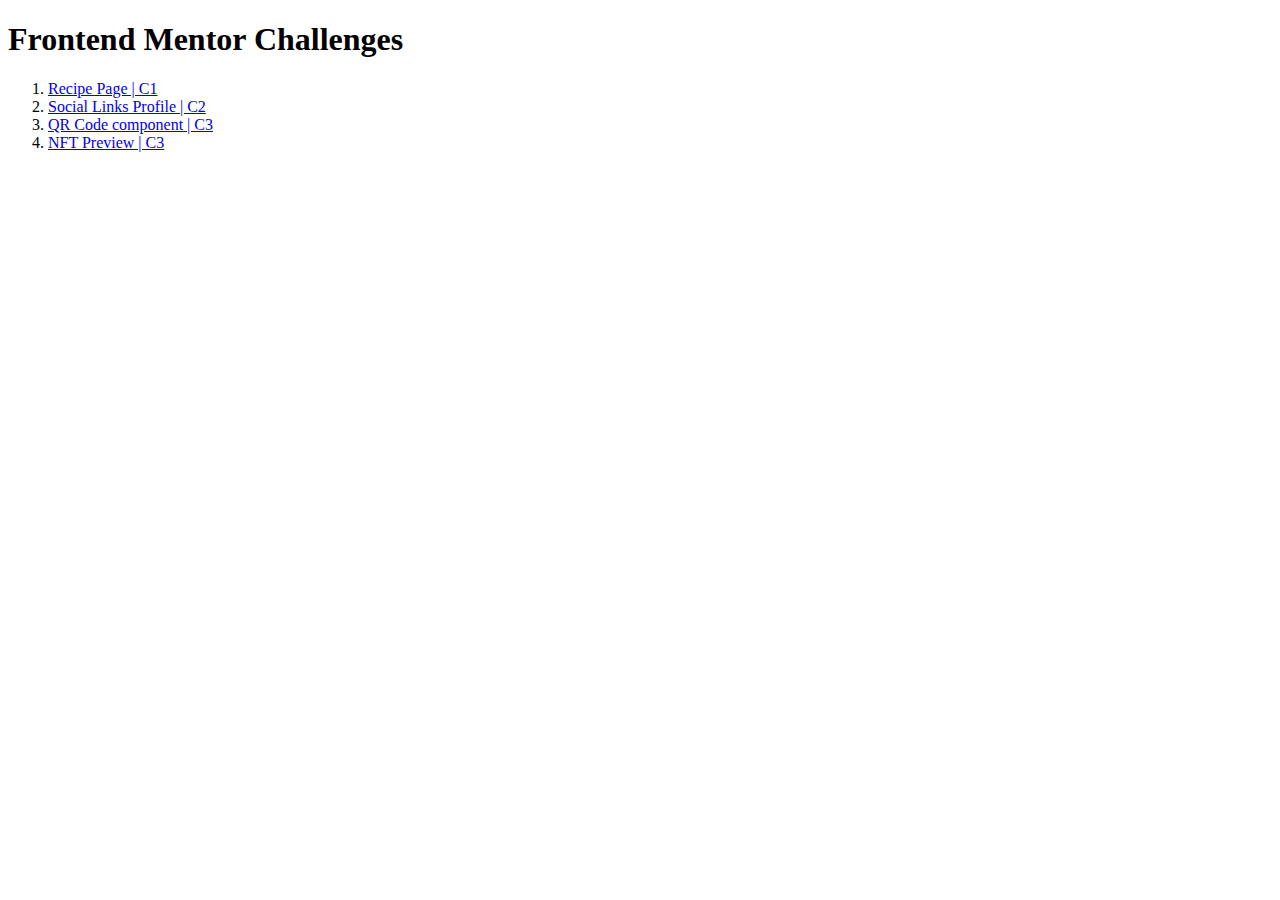
<file: index.html>
<!DOCTYPE html>
<html lang="en">
<head>
    <meta charset="UTF-8">
    <meta name="viewport" content="width=device-width, initial-scale=1.0">
    <title>Frontend Mentor</title>
</head>
<body>
    <h1>Frontend Mentor Challenges</h1>
    <ol>
        <li><a href="./recipe-page-main/index.html">Recipe Page | C1</a></li>
        <li><a href="./social-links-profile-main/index.html">Social Links Profile | C2</a></li>
        <li><a href="./qr-code-component-main/index.html">QR Code component | C3</a></li>
        <li><a href="./nft-preview-card-component-main/index.html">NFT Preview | C3</a></li>
    </ol>
</body>
</html>
</file>
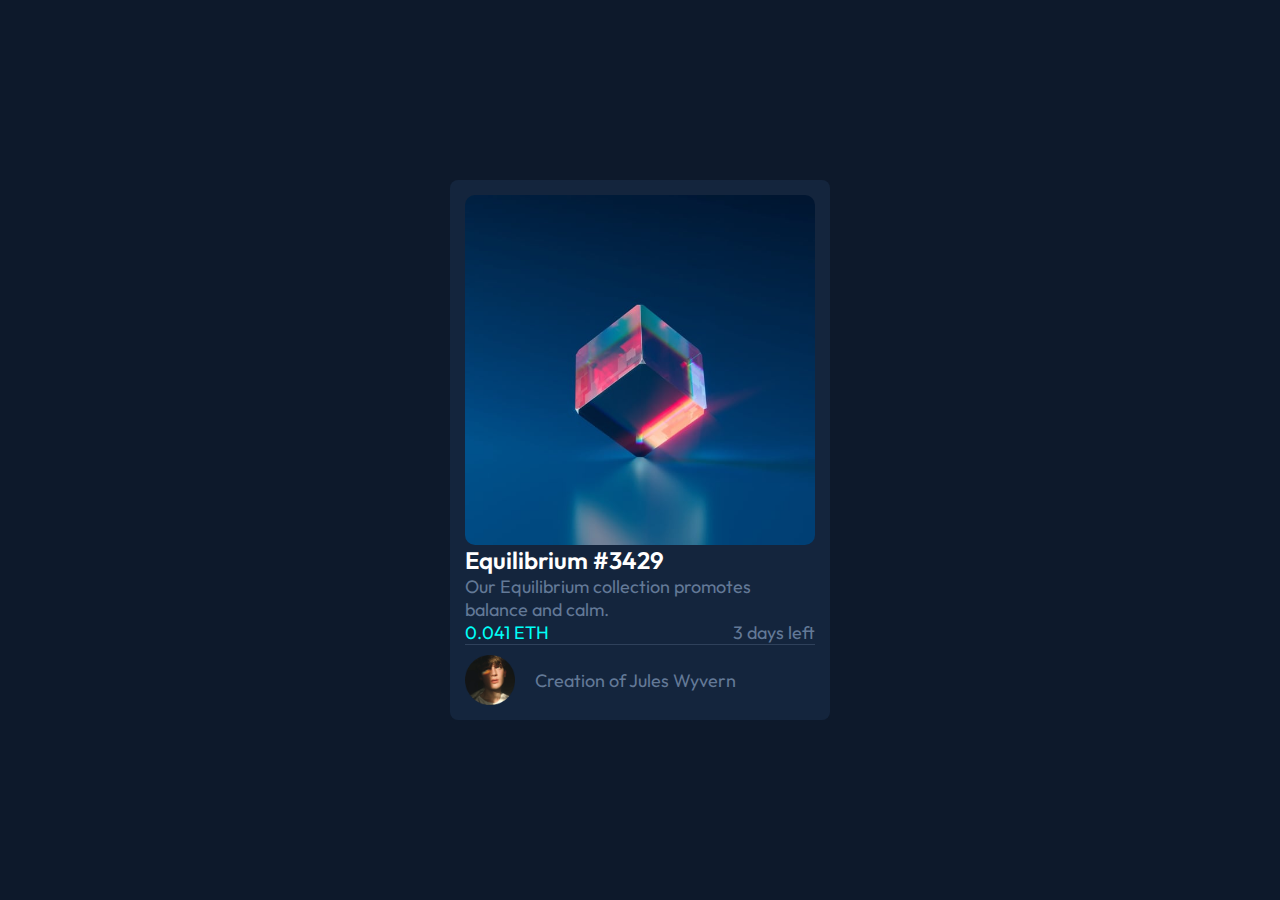
<file: nft-preview-card-component-main/index.html>
<!DOCTYPE html>
<html lang="en">

<head>
  <meta charset="UTF-8">
  <meta name="viewport" content="width=device-width, initial-scale=1.0">
  <link rel="icon" type="image/png" sizes="32x32" href="./images/favicon-32x32.png">
  <title>Frontend Mentor | NFT preview card component</title>
  <link rel="stylesheet" href="./style.css">
</head>

<body>


  <div class="container">
    <div class="image-container">
      <img src="./images/image-equilibrium.jpg" alt="Image Equilibrium">
    </div>
    <div class="main-text">
      <h2>Equilibrium #3429</h2>
      <p>Our Equilibrium collection promotes balance and calm.</p>
    </div>

    <div class="coin-time">
      <span>0.041 ETH</span>
      <span>3 days left</span>
    </div>
    <div class="creator">
      <img src="./images/image-avatar.png" alt="Creator_image">
      <div class="c-text">
        <span>Creation of</span>
        <span>Jules Wyvern</span>
      </div>
    </div>
  </div>

</body>

</html>
</file>
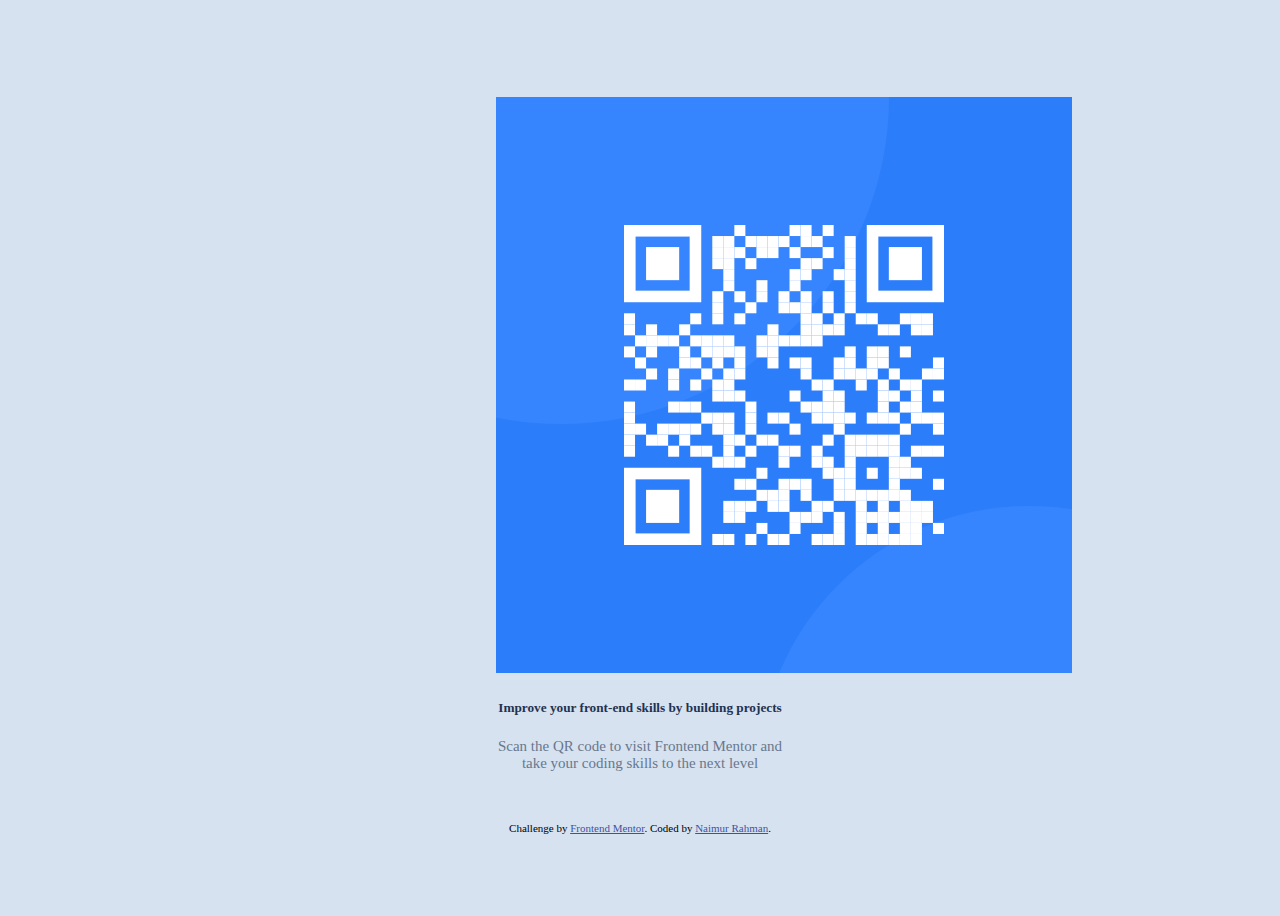
<file: qr-code-component-main/index.html>
<!DOCTYPE html>
<html lang="en">

<head>
  <meta charset="UTF-8">
  <meta name="viewport" content="width=device-width, initial-scale=1.0">
  <link rel="icon" type="image/png" sizes="32x32" href="./images/favicon-32x32.png">

  <title>Frontend Mentor | QR code component</title>
  <link href="https://cdn.jsdelivr.net/npm/bootstrap@5.3.8/dist/css/bootstrap.min.css" rel="stylesheet"
    integrity="sha384-sRIl4kxILFvY47J16cr9ZwB07vP4J8+LH7qKQnuqkuIAvNWLzeN8tE5YBujZqJLB" crossorigin="anonymous">

  <style>
      body {
      background-color: hsl(212, 45%, 89%);
    }
    
    .container {
      display: flex;
      flex-direction: column;
      justify-content: center;
      align-items: center;
      height: 100vh;
      
    }
    
    .card {
      border-radius: 10px;
      padding: 15px;
    }

    .card-title {
      font-weight: 900;
      color: hsl(218, 44%, 22%);
    }

    .card-body { 
      text-align: center;
    }
    
    .card-text {
      font-weight: 500;
      color: hsl(216, 15%, 48%);
      font-size: 15px;
    }

    .attribution {
      font-size: 11px;
      text-align: center;
      margin-top: 20px;
    }

    .attribution a {
      color: hsl(228, 45%, 44%);
    }
  </style>
</head>

<body>

  <div class="container">
    <div class="card" style="width: 18rem;">
      <img src="./images/image-qr-code.png" class="card-img-top" alt="QR Code">
      <div class="card-body">
        <h5 class="card-title">Improve your front-end skills by building projects</h5>
        <p class="card-text">Scan the QR code to visit Frontend Mentor and take your coding skills to the next level</p>
      </div>
    </div>
    <div class="attribution">
      Challenge by <a href="https://www.frontendmentor.io?ref=challenge" target="_blank">Frontend Mentor</a>.
      Coded by <a href="#">Naimur Rahman</a>.
    </div>
  </div>
</body>

</html>
</file>
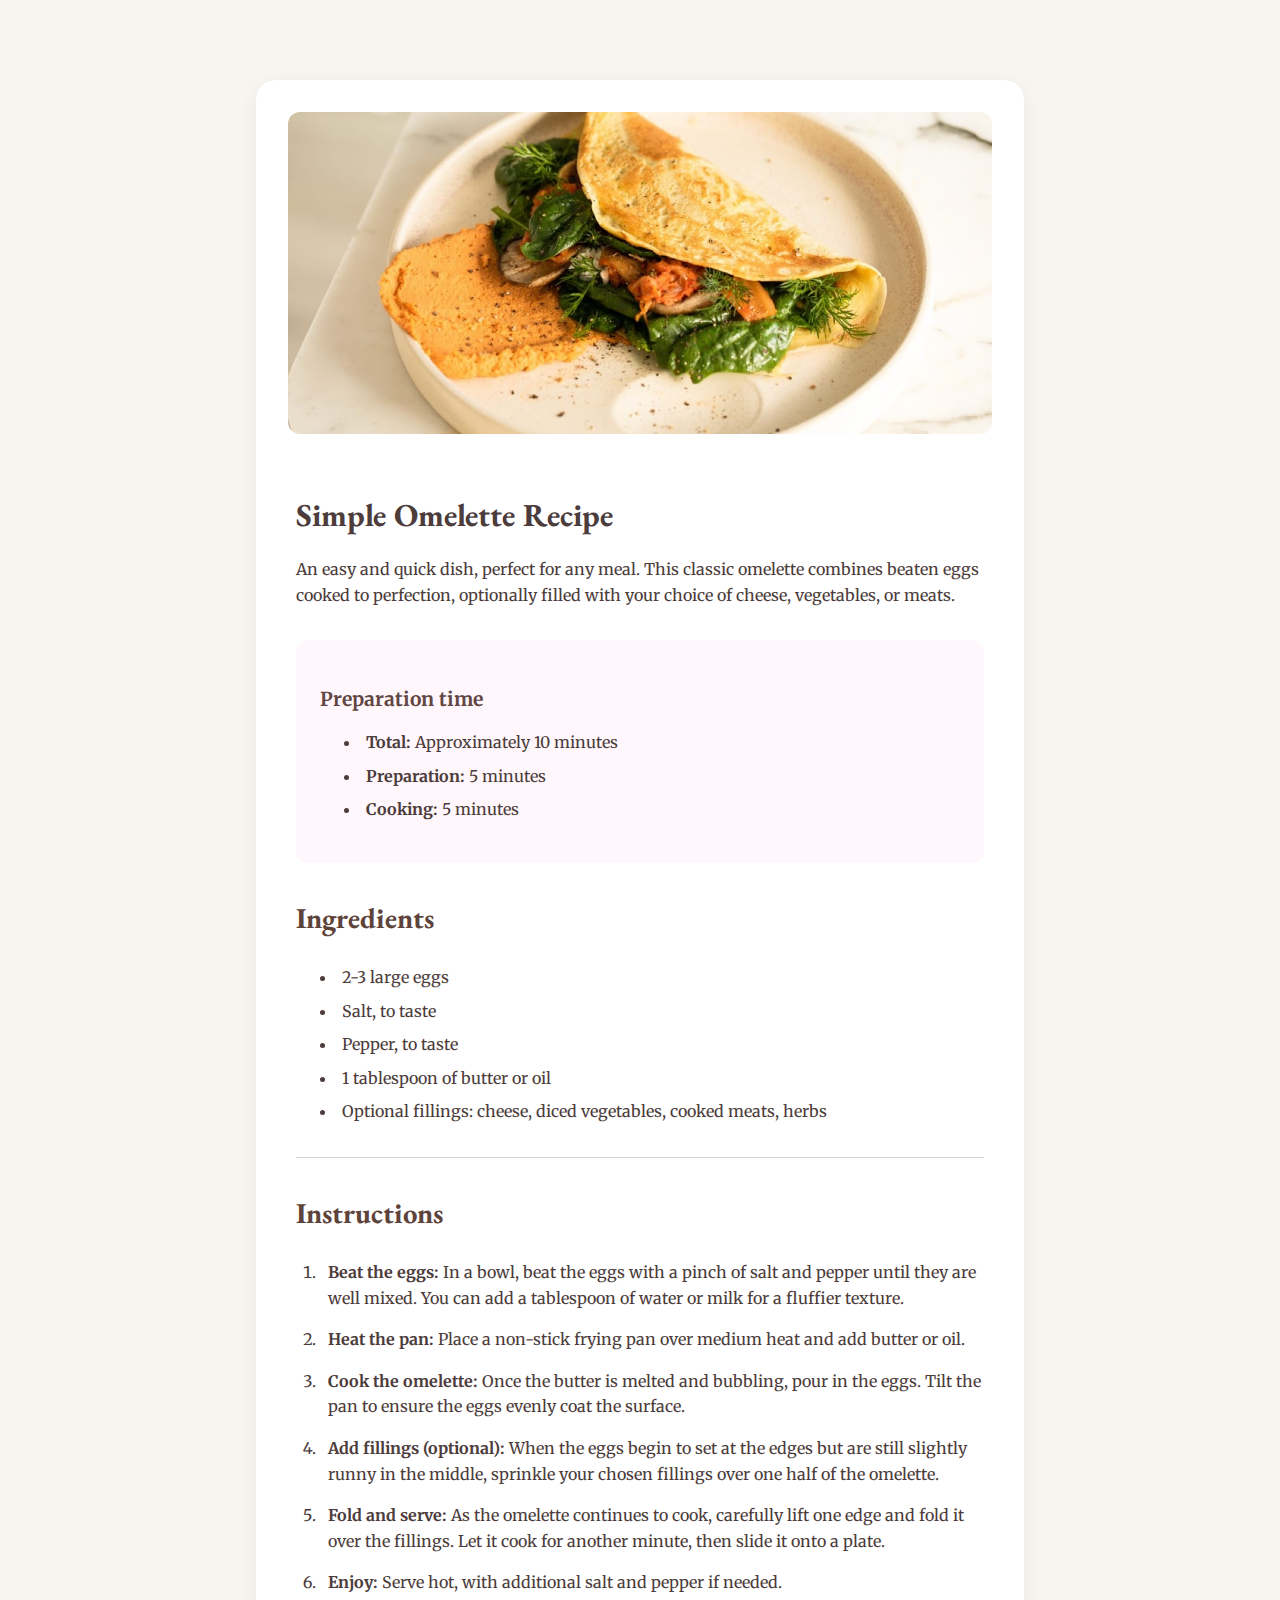
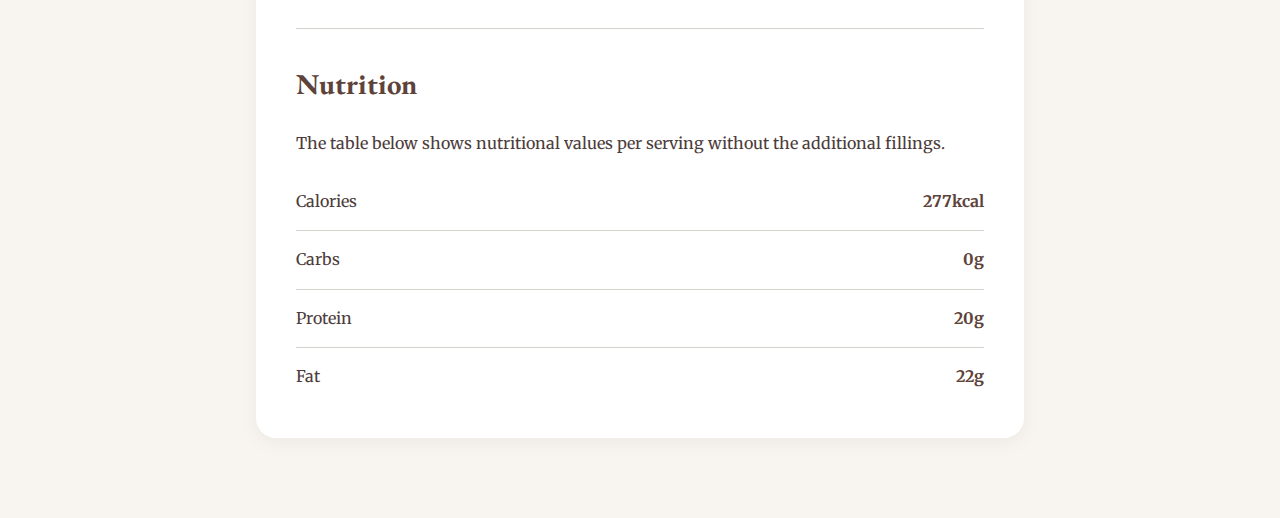
<file: recipe-page-main/index.html>
<!DOCTYPE html>
<html lang="en">
<head>
    <meta charset="UTF-8">
    <meta name="viewport" content="width=device-width, initial-scale=1.0">
    <title>Simple Omelette Recipe</title>
    <link rel="preconnect" href="https://fonts.googleapis.com">
    <link rel="preconnect" href="https://fonts.gstatic.com" crossorigin>
    <link href="https://fonts.googleapis.com/css2?family=EB+Garamond:wght@400;700&family=Merriweather:wght@400;700&display=swap" rel="stylesheet">
    <link rel="stylesheet" href="style.css">
</head>
<body>

    <main class="container">
        <div class="image-container">
            <img src="./assets/images/image-omelette.jpeg" alt="A perfectly cooked omelette with fresh herbs on a plate" class="main-image">
        </div>

        <div class="content-wrapper">
            <h1 class="recipe-heading">Simple Omelette Recipe</h1>

            <p class="recipe-description">
                An easy and quick dish, perfect for any meal. This classic omelette combines beaten
                eggs cooked to perfection, optionally filled with your choice of cheese, vegetables, or
                meats.
            </p>


            <!-- preparation section  -->
            <div class="preparation-section">
                <h3 class="preparation-heading">Preparation time</h3>
                <ul class="prep-list">
                    <li><strong>Total:</strong> Approximately 10 minutes</li>
                    <li><strong>Preparation:</strong> 5 minutes</li>
                    <li><strong>Cooking:</strong> 5 minutes</li>
                </ul>
            </div>

            <!-- Ingredients Section  -->
            <h2 class="section-heading ingredients-heading">Ingredients</h2>
            <ul class="ingredients-list">
                <li>2-3 large eggs</li>
                <li>Salt, to taste</li>
                <li>Pepper, to taste</li>
                <li>1 tablespoon of butter or oil</li>
                <li>Optional fillings: cheese, diced vegetables, cooked meats, herbs</li>
            </ul>

            <div class="divider"></div>

            <!-- Instructions Section -->
            <h2 class="section-heading instructions-heading">Instructions</h2>
            <ol class="instructions-list">
                <li>
                    <p><strong>Beat the eggs:</strong> In a bowl, beat the eggs with a pinch of salt and pepper until they are well mixed. You can add a tablespoon of water or milk for a fluffier texture.</p>
                </li>
                <li>
                    <p><strong>Heat the pan:</strong> Place a non-stick frying pan over medium heat and add butter or oil.</p>
                </li>
                <li>
                    <p><strong>Cook the omelette:</strong> Once the butter is melted and bubbling, pour in the eggs. Tilt the pan to ensure the eggs evenly coat the surface.</p>
                </li>
                <li>
                    <p><strong>Add fillings (optional):</strong> When the eggs begin to set at the edges but are still slightly runny in the middle, sprinkle your chosen fillings over one half of the omelette.</p>
                </li>
                <li>
                    <p><strong>Fold and serve:</strong> As the omelette continues to cook, carefully lift one edge and fold it over the fillings. Let it cook for another minute, then slide it onto a plate.</p>
                </li>
                <li>
                    <p><strong>Enjoy:</strong> Serve hot, with additional salt and pepper if needed.</p>
                </li>
            </ol>

            <div class="divider"></div>


            <!-- Nutrition Section  -->
            <h2 class="section-heading nutrition-heading">Nutrition</h2>
            <p class="nutrition-description">
                The table below shows nutritional values per serving without the additional fillings.
            </p>
            <table class="nutrition-table">
                <tbody>
                    <tr>
                        <td>Calories</td>
                        <td>277kcal</td>
                    </tr>
                    <tr>
                        <td>Carbs</td>
                        <td>0g</td>
                    </tr>
                    <tr>
                        <td>Protein</td>
                        <td>20g</td>
                    </tr>
                    <tr>
                        <td>Fat</td>
                        <td>22g</td>
                    </tr>
                </tbody>
            </table>
        </div>
    </main>

</body>
</html>
</file>
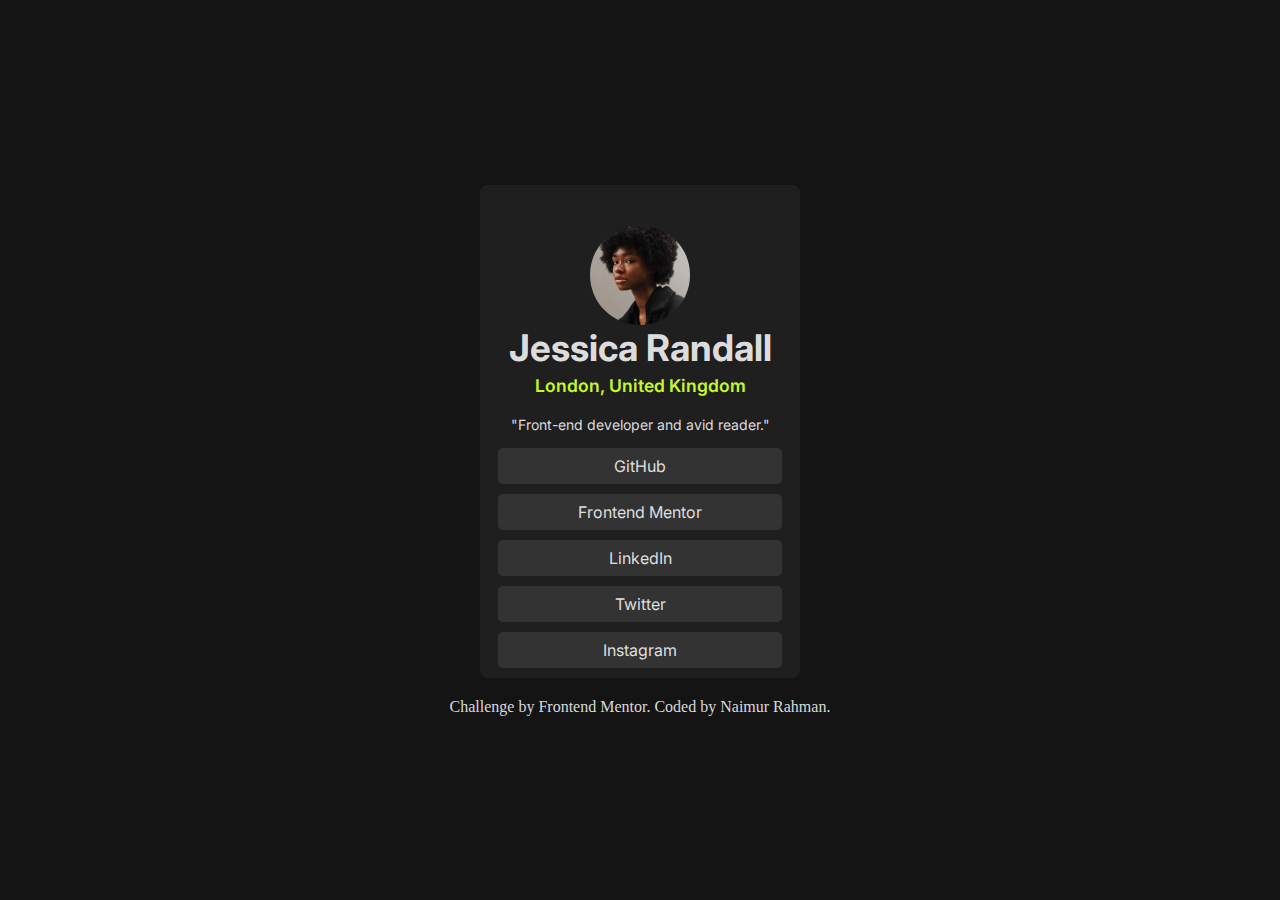
<file: social-links-profile-main/index.html>
<!DOCTYPE html>
<html lang="en">

<head>
  <meta charset="UTF-8">
  <meta name="viewport" content="width=device-width, initial-scale=1.0">
  <!-- displays site properly based on user's device -->

  <link rel="icon" type="image/png" sizes="32x32" href="./assets/images/favicon-32x32.png">

  <title>Frontend Mentor | Social links profile</title>
  <link rel="stylesheet" href="style.css">
</head>


<body>
  <div class="container">
    <img src="./assets/images/avatar-jessica.jpeg" alt="Avatar jessica">
    <h1> Jessica Randall</h1>
    <h3>London, United Kingdom</h3>
    <p>"Front-end developer and avid reader."</p>

    <ul>
      <a href="https://www.github.com/rahman-naimur/">
        <li>GitHub</li>
      </a>
      <a href="https://www.github.com/rahman-naimur/">
        <li>Frontend Mentor</li>
      </a>
      <a href="https://www.github.com/rahman-naimur/">
        <li>LinkedIn</li>
      </a>
      <a href="https://www.github.com/rahman-naimur/">
        <li>Twitter</li>
      </a>
      <a href="https://www.github.com/rahman-naimur/">
        <li>Instagram</li>
      </a>
    </ul>
  </div>

  <div class="attribution">
    Challenge by <a href="https://www.frontendmentor.io?ref=challenge" target="_blank">Frontend Mentor</a>.
    Coded by <a href="https://www.github.com/rahman-naimur/">Naimur Rahman</a>.
  </div>
</body>

</html>
</file>
<file: nft-preview-card-component-main/style.css>
@import url('https://fonts.googleapis.com/css2?family=Caveat:wght@400..700&family=Edu+NSW+ACT+Cursive:wght@400..700&family=Inter:ital,opsz,wght@0,14..32,100..900;1,14..32,100..900&family=Outfit:wght@100..900&display=swap');

body {
    background-color: hsl(217, 54%, 11%);
    display: flex;
    justify-content: center;
    align-items: center;
    height: 100vh;
    font-family: Outfit;
    margin: 0px;
    padding: 0px;
}

.container {
    width: 350px;
    background-color: hsl(216, 50%, 16%);
    padding: 15px;
    border-radius: 8px;
    display: flex;
    flex-direction: column;
    justify-content: center;
    align-items: center;
}

.image-container {
    width: 100%;
}

.image-container>img {
    max-width: 100%;
    border-radius: 5px;
}

/* test purpose  */

.image-container {
  /* Set up the parent container */
  position: relative; /* This is crucial for positioning the overlay correctly */
  display: inline-block; /* Helps with sizing and placement */
}

.image-container img {
  /* Style the image itself */
  display: block;
  width: 100%;
  height: auto;
  border-radius: 10px; /* To match the overlay's border-radius */
}

.image-container::before {
  /* This is your overlay */
  content: url(./images/icon-view.svg); /* Path to the eye icon */
  width: 100%;
  height: 100%;
  border-radius: 10px;
  background-color: rgba(0, 255, 247, 0.586);
  display: flex; /* Centers the icon */
  justify-content: center;
  align-items: center;
  position: absolute; /* Positions the overlay on top of the image */
  top: 0;
  left: 0; /* Add left: 0 to ensure it covers the whole area */
  opacity: 0; /* Initially hidden */
  transition: opacity 0.2s ease-in-out; /* Smooth transition for the fade effect */
}

.image-container:hover::before {
  /* This is the hover state */
  opacity: 1; /* Fully visible on hover */
}

/* test end  */

.main-text {
    color: hsl(0, 0%, 100%);
}

.main-text>h2 {
    font-weight: 600;
    margin: 0;
    padding: 0;
}

.main-text>h2:hover {
    color: hsl(178, 100%, 50%);
    cursor: pointer;
}

.main-text>p {
    color: hsl(215, 21%, 49%);
    font-size: 18px;
}

p,
span {
    color: hsl(215, 21%, 49%);
    font-size: 18px;
    margin: 0px;
    padding: 0px;
}

.coin-time {
    display: flex;
    justify-content: space-between;
    width: 100%;
    border-bottom: 1px solid hsl(215, 32%, 27%);

}

.coin-time span:nth-child(1) {
    color: hsl(178, 100%, 50%);
}


.creator {
    display: flex;
    width: 100%;
    justify-content: flex-start;
    align-items: center;
    margin-top: 10px;

}

.creator>img {
    width: 50px;
    height: auto;
}

.creator>.c-text {
    margin-left: 20px;
}

.creator>.c-text span:hover:nth-child(2) {
    color: hsl(178, 100%, 50%);
    cursor: pointer;
}
</file>
<file: recipe-page-main/style.css>
/* --- Base Styles for Mobile-First Design --- */
:root {
    --primary-color: #4C3C3B;
    --heading-color: #5D433A;
    --background-color: #F8F4F0;
    --preparation-bg: #FFF7FB;
    --line-color: #D6D2CE;
}

body {
    background-color: var(--background-color);
    font-family: 'Merriweather', serif;
    color: var(--primary-color);
    margin: 0;
    padding: 0;
    line-height: 1.6;
}

.container {
    max-width: 100%;
    background-color: #fff;
}

.image-container img {
    width: 100%;
    display: block;
}

.content-wrapper {
    padding: 2rem;
}

/* --- Typography --- */
h1.recipe-heading {
    font-family: 'EB Garamond', serif;
    font-weight: 700;
    font-size: 2rem;
    color: var(--primary-color);
    margin-top: 1.5rem;
    margin-bottom: 1rem;
}

p.recipe-description {
    font-size: 1rem;
    margin-bottom: 2rem;
}

.section-heading {
    font-family: 'EB Garamond', serif;
    font-weight: 700;
    font-size: 1.8rem;
    color: var(--heading-color);
    margin-top: 2rem;
    margin-bottom: 1.5rem;
}

.preparation-heading {
    color: #614643;
    font-size: 1.2rem;
    font-weight: 700;
    margin-bottom: 1rem;
}

/* --- Preparation Section --- */
.preparation-section {
    background-color: var(--preparation-bg);
    padding: 1.5rem;
    border-radius: 12px;
}

.prep-list {
    list-style-type: disc;
    list-style-position: inside;
    padding-left: 1rem;
}

.prep-list li {
    padding-left: 0.5rem;
    margin-bottom: 0.5rem;
}

/* --- Ingredients List --- */
.ingredients-list {
    list-style-type: disc;
    list-style-position: inside;
    padding-left: 1rem;
}

.ingredients-list li {
    padding-left: 0.5rem;
    margin-bottom: 0.5rem;
}

/* --- Horizontal Divider --- */
.divider {
    border-top: 1px solid var(--line-color);
    margin: 2rem 0;
}

/* --- Instructions Section --- */
.instructions-list {
    list-style-type: decimal;
    padding-left: 1.5rem;
}

.instructions-list li {
    padding-left: 0.5rem;
    margin-bottom: 1rem;
}

/* --- Nutrition Table --- */
.nutrition-table {
    width: 100%;
    border-collapse: collapse;
}

.nutrition-table tr {
    border-bottom: 1px solid var(--line-color);
}

.nutrition-table tr:last-child {
    border-bottom: none;
}

.nutrition-table td {
    padding: 1rem 0;
}

.nutrition-table td:nth-child(2) {
    text-align: right;
    font-weight: bold;
    color: var(--heading-color);
}

/* --- Media Query for Desktop Design --- */
@media (min-width: 768px) {
    body {
        background-color: var(--background-color);
        padding: 5rem;
    }

    .container {
        background-color: white;
        max-width: 768px;
        margin: 0 auto;
        border-radius: 20px;
        box-shadow: 0 4px 20px rgba(0, 0, 0, 0.05);
    }

    .image-container {
        padding: 2rem 2rem 0 2rem;
    }

    .image-container img {
        border-radius: 12px;
    }

    .content-wrapper {
        padding: 2rem 2.5rem;
    }
}
</file>
<file: social-links-profile-main/style.css>
@import url('https://fonts.googleapis.com/css2?family=Caveat:wght@400..700&family=Edu+NSW+ACT+Cursive:wght@400..700&family=Inter:ital,opsz,wght@0,14..32,100..900;1,14..32,100..900&display=swap');


body {
    background-color: #141414ff;
    min-height: 100vh;
    display: flex;
    flex-direction: column;
    justify-content: center;
    align-items: center;
    font-size: 1rem;
    margin: 0;
    padding: 0;
    color: #ffffffda;

}

.container {
    background-color: #1f1f1fff;
    width: 320px;
    display: flex;
    flex-direction: column;
    justify-content: center;
    align-items: center;
    font-family: 'Inter', sans-serif;
    border-radius: 8px;
}

img {
    border-radius: 50%;
    max-width: 100px;
    margin-top: 40px;

}

h1 {
    font-size: 2.3rem;
    margin: 0;
    font-weight: 700;

}

h3 {
    color: hsl(75, 94%, 57%);
    font-size: 1.1rem;
    margin: 5px;
    font-weight: 600;
}

p {
    font-size: 14px;
    margin: 15px;
}

ul {
    margin: 0;
    padding: 0;
}

li {
    list-style: none;
    padding: 8px 80px;
    margin-bottom: 10px;
    border-radius: 5px;
    cursor: pointer;
    background-color: #333333ff;
    text-align: center;
    font-weight: 400;
}

li:active {
    cursor: pointer;
    color: #000;
    background-color: hsl(75, 94%, 57%);
}

a {
    color: #ffffffda;
    text-decoration: none;
}


.attribution {
    margin-top: 20px;
}



/* Media Query*/

@media (max-width: 375px) {

      .container {
        max-width: 90vw;
        margin: auto;
      }
    }
</file>
